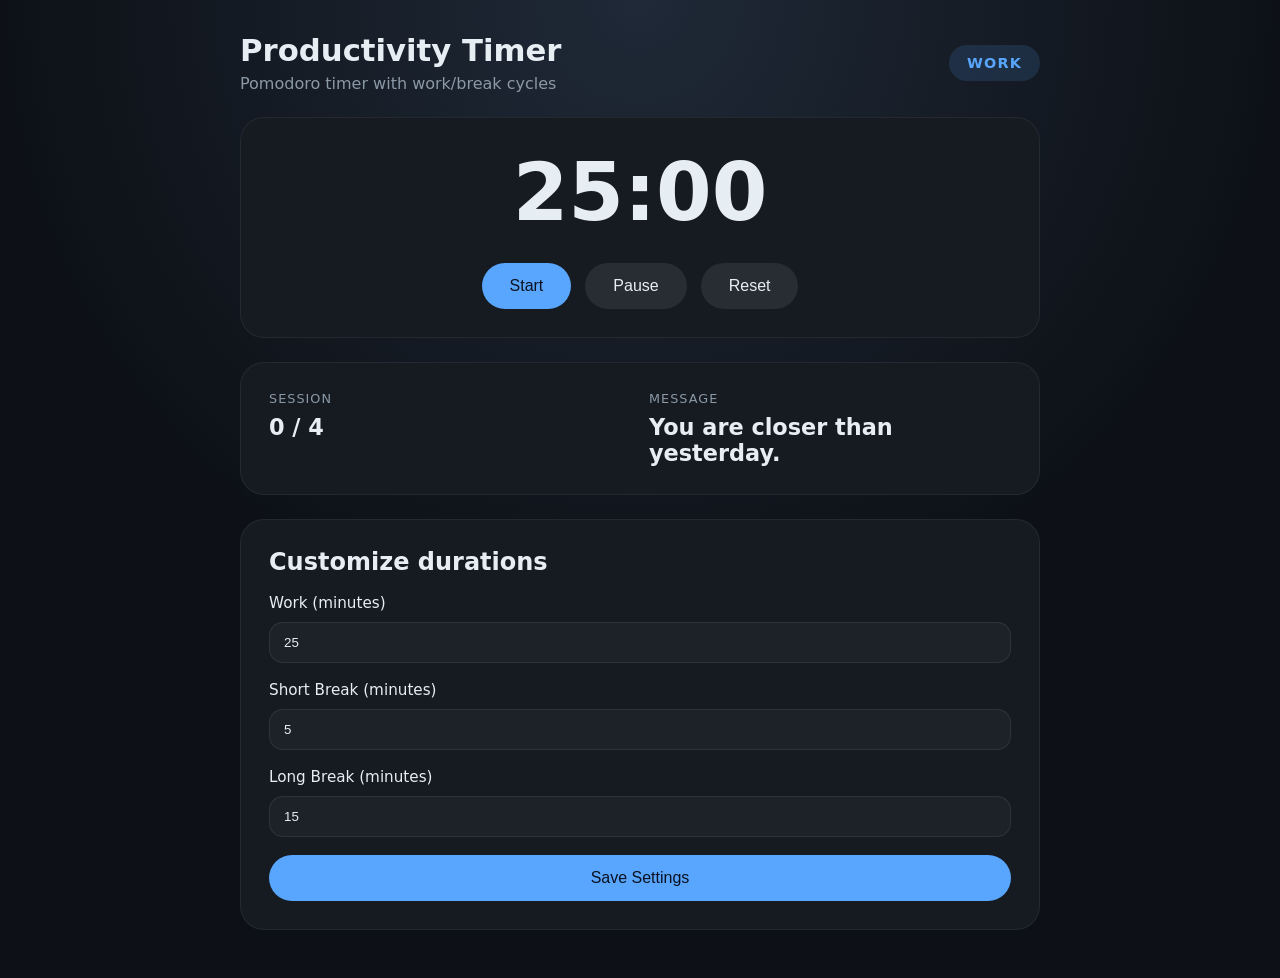
<file: index.html>
<!doctype html>
<html lang="en">
  <head>
    <meta charset="UTF-8" />
    <meta name="viewport" content="width=device-width, initial-scale=1.0" />
    <title>Productivity Timer</title>
    <link rel="stylesheet" href="styles.css" />
  </head>
  <body>
    <div class="app-shell">
      <header>
        <div class="brand">
          <h1>Productivity Timer</h1>
          <p>Pomodoro timer with work/break cycles</p>
        </div>
        <div class="session-type" id="sessionType">Work</div>
      </header>

      <main>
        <section class="timer-card">
          <div class="timer-display" id="timerDisplay">25:00</div>
          <div class="controls">
            <button id="startBtn" class="btn primary">Start</button>
            <button id="pauseBtn" class="btn secondary">Pause</button>
            <button id="resetBtn" class="btn secondary">Reset</button>
          </div>
        </section>

        <section class="status-panel">
          <div class="status-item">
            <span>Session</span>
            <strong id="sessionCounter">0 / 4</strong>
          </div>
          <div class="status-item">
            <span>Message</span>
            <strong id="messageText">Let's get focused!</strong>
          </div>
        </section>

        <section class="settings-card">
          <h2>Customize durations</h2>
          <form id="settingsForm">
            <label>
              Work (minutes)
              <input type="number" id="workDuration" min="1" value="25" />
            </label>
            <label>
              Short Break (minutes)
              <input type="number" id="shortBreakDuration" min="1" value="5" />
            </label>
            <label>
              Long Break (minutes)
              <input type="number" id="longBreakDuration" min="1" value="15" />
            </label>
            <button type="submit" class="btn primary">Save Settings</button>
          </form>
        </section>
      </main>
    </div>

    <script src="script.js"></script>
  </body>
</html>
</file>
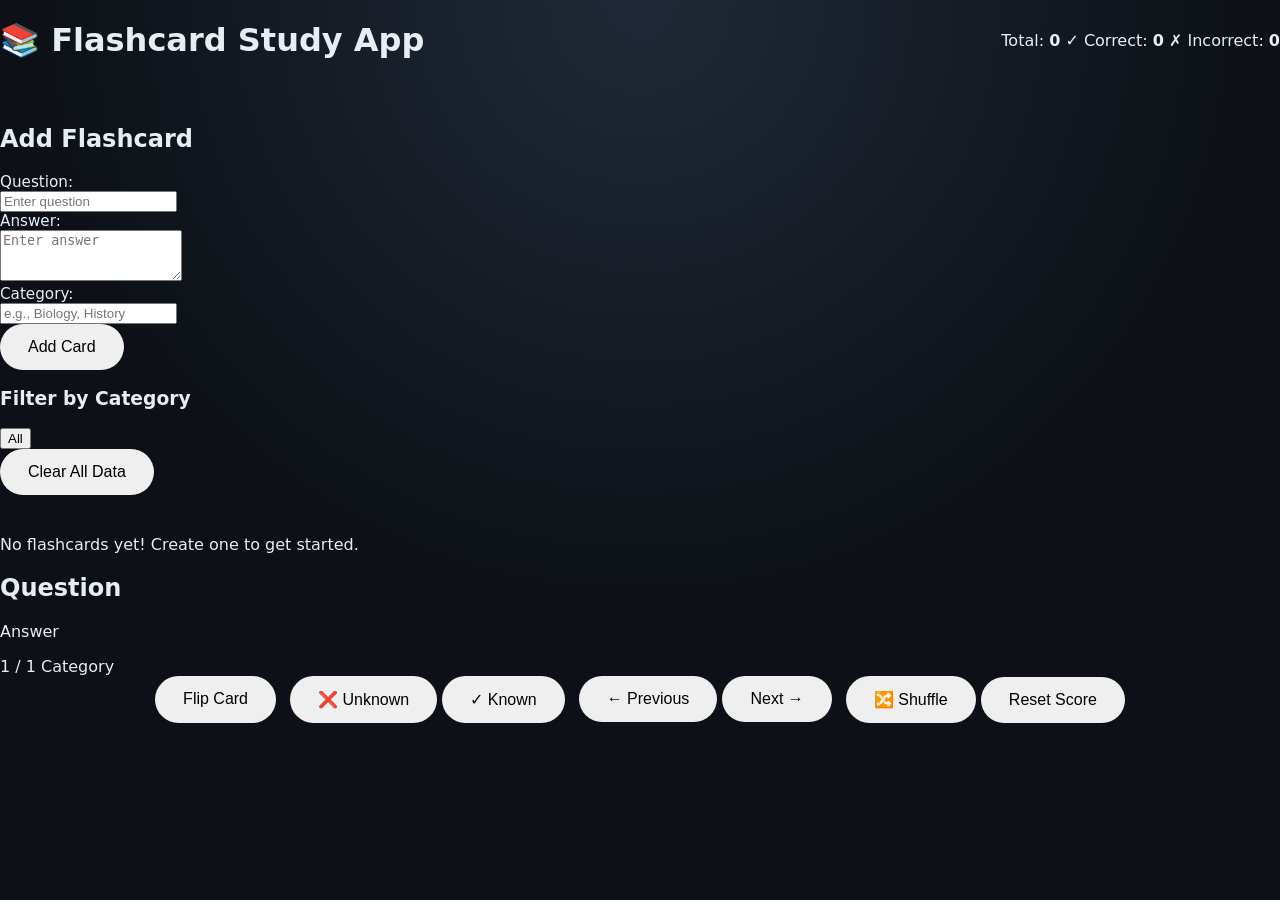
<file: index1.html>
<!DOCTYPE html>
<html lang="en">
<head>
    <meta charset="UTF-8">
    <meta name="viewport" content="width=device-width, initial-scale=1.0">
    <title>Flashcard Study App</title>
    <link rel="stylesheet" href="styles.css">
</head>
<body>
    <div class="container">
        <!-- Header -->
        <header class="header">
            <h1>📚 Flashcard Study App</h1>
            <div class="stats">
                <span class="stat-item">Total: <strong id="totalCards">0</strong></span>
                <span class="stat-item">✓ Correct: <strong id="correctCount">0</strong></span>
                <span class="stat-item">✗ Incorrect: <strong id="incorrectCount">0</strong></span>
            </div>
        </header>

        <!-- Main Content -->
        <main class="main-content">
            <!-- Sidebar - Add Flashcard Form -->
            <aside class="sidebar">
                <h2>Add Flashcard</h2>
                <form id="addCardForm" class="card-form">
                    <div class="form-group">
                        <label for="question">Question:</label>
                        <input type="text" id="question" placeholder="Enter question" required>
                    </div>

                    <div class="form-group">
                        <label for="answer">Answer:</label>
                        <textarea id="answer" placeholder="Enter answer" rows="3" required></textarea>
                    </div>

                    <div class="form-group">
                        <label for="category">Category:</label>
                        <input type="text" id="category" placeholder="e.g., Biology, History">
                    </div>

                    <button type="submit" class="btn btn-primary">Add Card</button>
                </form>

                <!-- Filter Section -->
                <div class="filter-section">
                    <h3>Filter by Category</h3>
                    <div id="categoryFilter" class="category-buttons">
                        <button class="category-btn active" data-category="all">All</button>
                    </div>
                </div>

                <!-- Clear Data Button -->
                <button id="clearDataBtn" class="btn btn-danger btn-small">Clear All Data</button>
            </aside>

            <!-- Study Area -->
            <section class="study-area">
                <!-- Empty State -->
                <div id="emptyState" class="empty-state">
                    <p>No flashcards yet! Create one to get started.</p>
                </div>

                <!-- Flashcard Display -->
                <div id="cardContainer" class="card-container hidden">
                    <!-- Flip Card -->
                    <div class="flashcard-wrapper">
                        <div id="flashcard" class="flashcard">
                            <div class="flashcard-inner">
                                <div class="flashcard-front">
                                    <h2 id="questionText">Question</h2>
                                </div>
                                <div class="flashcard-back">
                                    <p id="answerText">Answer</p>
                                </div>
                            </div>
                        </div>
                    </div>

                    <!-- Card Info -->
                    <div class="card-info">
                        <span id="cardNumber">1 / 1</span>
                        <span id="cardCategory" class="category-badge">Category</span>
                    </div>

                    <!-- Controls -->
                    <div class="controls">
                        <!-- Flip Button -->
                        <button id="flipBtn" class="btn btn-secondary">Flip Card</button>

                        <!-- Mark Buttons -->
                        <div class="mark-buttons">
                            <button id="unknownBtn" class="btn btn-warning">❌ Unknown</button>
                            <button id="knownBtn" class="btn btn-success">✓ Known</button>
                        </div>

                        <!-- Navigation -->
                        <div class="navigation">
                            <button id="prevBtn" class="btn btn-nav">← Previous</button>
                            <button id="nextBtn" class="btn btn-nav">Next →</button>
                        </div>

                        <!-- Action Buttons -->
                        <div class="action-buttons">
                            <button id="shuffleBtn" class="btn btn-info">🔀 Shuffle</button>
                            <button id="resetScoreBtn" class="btn btn-warning btn-small">Reset Score</button>
                        </div>
                    </div>
                </div>
            </section>
        </main>
    </div>

    <script src="script.js"></script>
</body>
</html>
</file>
<file: styles.css>
:root {
  --bg: #0d1117;
  --card: #161b22;
  --text: #e6edf3;
  --muted: #8b98a5;
  --accent: #58a6ff;
  --accent-soft: #1f6feb33;
  --danger: #ff7b72;
}

* {
  box-sizing: border-box;
}

body {
  margin: 0;
  min-height: 100vh;
  font-family: Inter, system-ui, sans-serif;
  color: var(--text);
  background: radial-gradient(circle at top, #1f2937 0%, #0d1117 55%);
}

.app-shell {
  max-width: 840px;
  margin: 0 auto;
  padding: 32px 20px 48px;
}

header {
  display: flex;
  align-items: center;
  justify-content: space-between;
  gap: 20px;
  margin-bottom: 24px;
}

.brand h1 {
  margin: 0;
  font-size: clamp(1.8rem, 2.4vw, 2.6rem);
}

.brand p {
  margin: 6px 0 0;
  color: var(--muted);
}

.session-type {
  padding: 10px 18px;
  border-radius: 999px;
  background: rgba(88, 166, 255, 0.14);
  color: var(--accent);
  font-weight: 700;
  text-transform: uppercase;
  letter-spacing: 0.08em;
  font-size: 0.9rem;
}

main {
  display: grid;
  gap: 24px;
}

.timer-card,
.settings-card,
.status-panel {
  background: var(--card);
  border: 1px solid rgba(255, 255, 255, 0.06);
  border-radius: 24px;
  padding: 28px;
}

.timer-display {
  font-size: clamp(3rem, 7vw, 5rem);
  font-weight: 800;
  text-align: center;
  margin-bottom: 24px;
}

.controls {
  display: flex;
  flex-wrap: wrap;
  gap: 14px;
  justify-content: center;
}

.btn {
  border: none;
  border-radius: 999px;
  padding: 14px 28px;
  font-size: 1rem;
  cursor: pointer;
  transition:
    transform 0.15s ease,
    background-color 0.15s ease;
}

.btn:hover {
  transform: translateY(-1px);
}

.primary {
  background: var(--accent);
  color: #0b1120;
}

.secondary {
  background: rgba(255, 255, 255, 0.08);
  color: var(--text);
}

.status-panel {
  display: grid;
  grid-template-columns: repeat(2, minmax(0, 1fr));
  gap: 18px;
}

.status-item {
  display: flex;
  flex-direction: column;
  gap: 8px;
}

.status-item span {
  color: var(--muted);
  text-transform: uppercase;
  letter-spacing: 0.08em;
  font-size: 0.8rem;
}

.status-item strong {
  font-size: 1.4rem;
}

.settings-card h2 {
  margin: 0 0 18px;
}

#settingsForm {
  display: grid;
  gap: 18px;
}

label {
  display: grid;
  gap: 10px;
  font-size: 0.95rem;
}

input[type="number"] {
  width: 100%;
  padding: 12px 14px;
  border-radius: 14px;
  border: 1px solid rgba(255, 255, 255, 0.08);
  background: rgba(255, 255, 255, 0.03);
  color: var(--text);
}

input[type="number"]:focus {
  outline: 2px solid rgba(88, 166, 255, 0.35);
}

@media (max-width: 720px) {
  .status-panel {
    grid-template-columns: 1fr;
  }

  header {
    flex-direction: column;
    align-items: flex-start;
  }
}

@media (max-width: 520px) {
  .app-shell {
    padding: 20px 16px 32px;
  }

  .btn {
    flex: 1 1 100%;
  }
}
</file>
